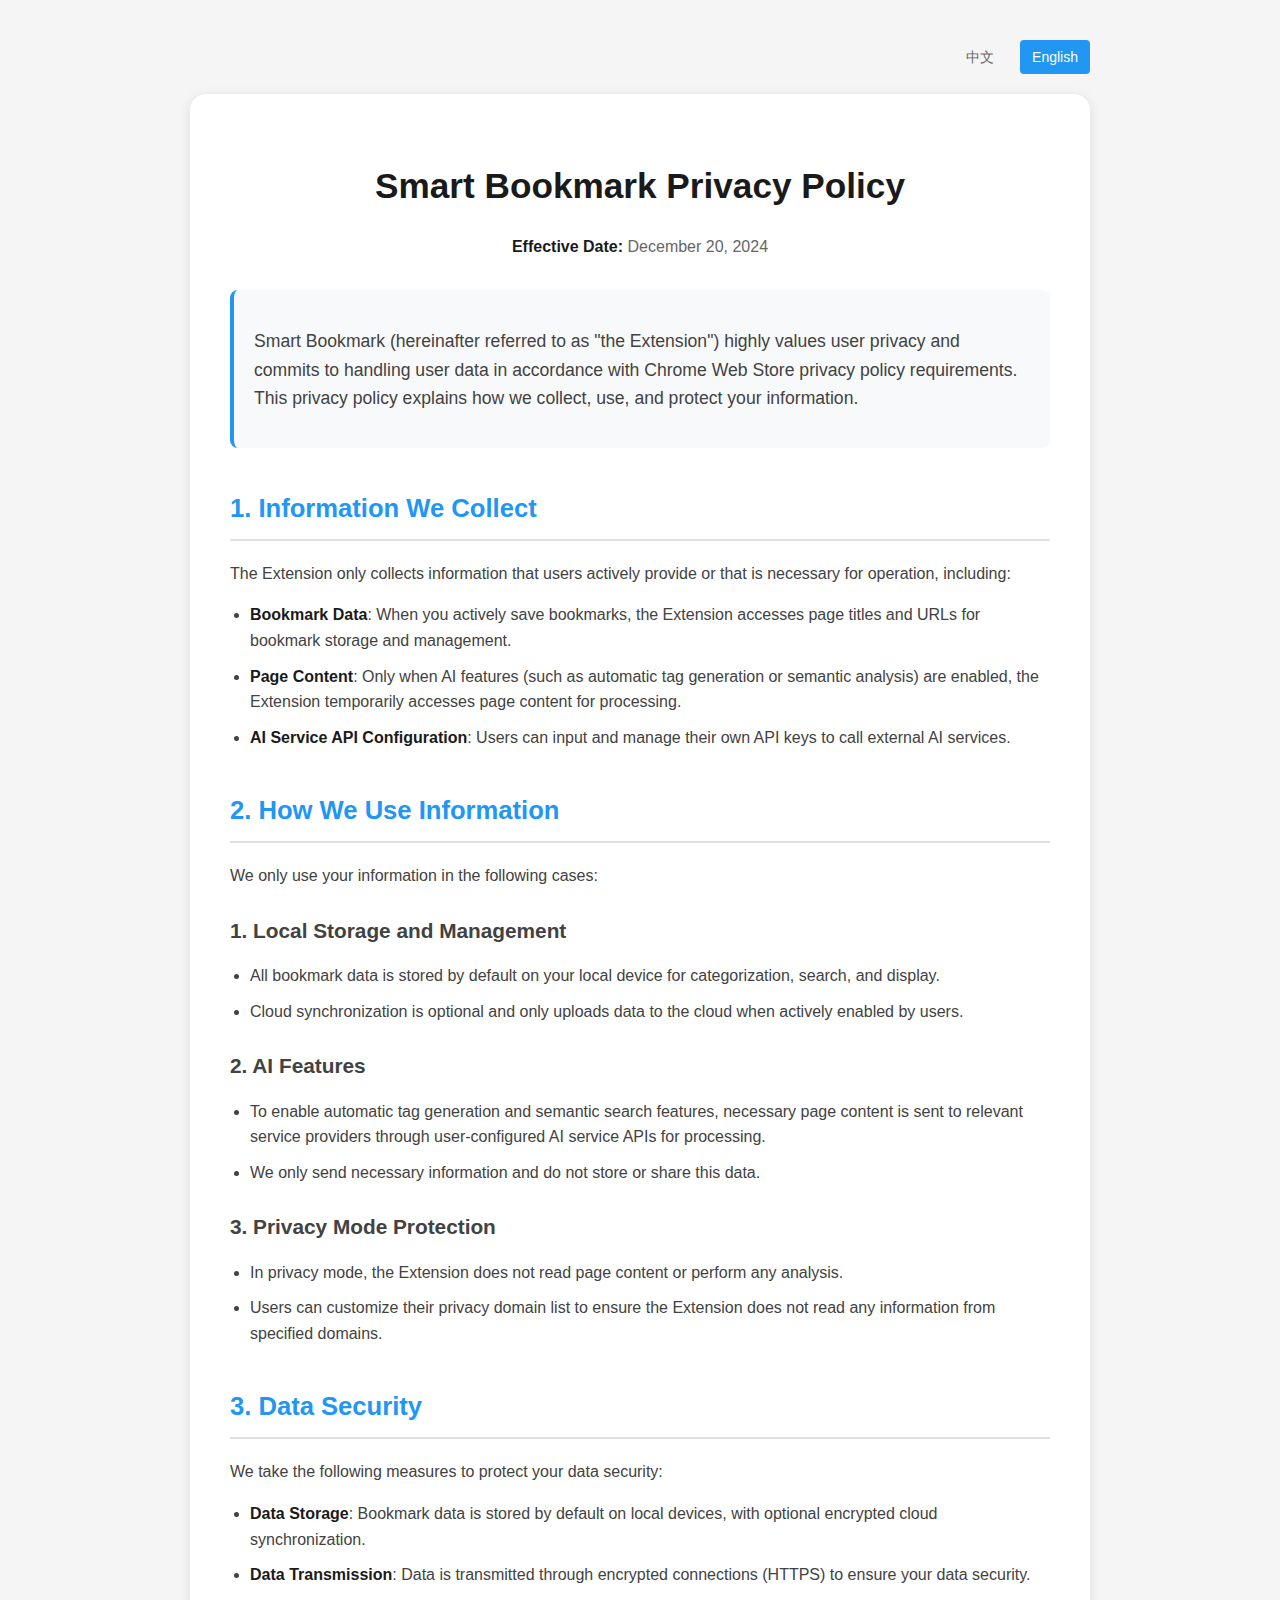
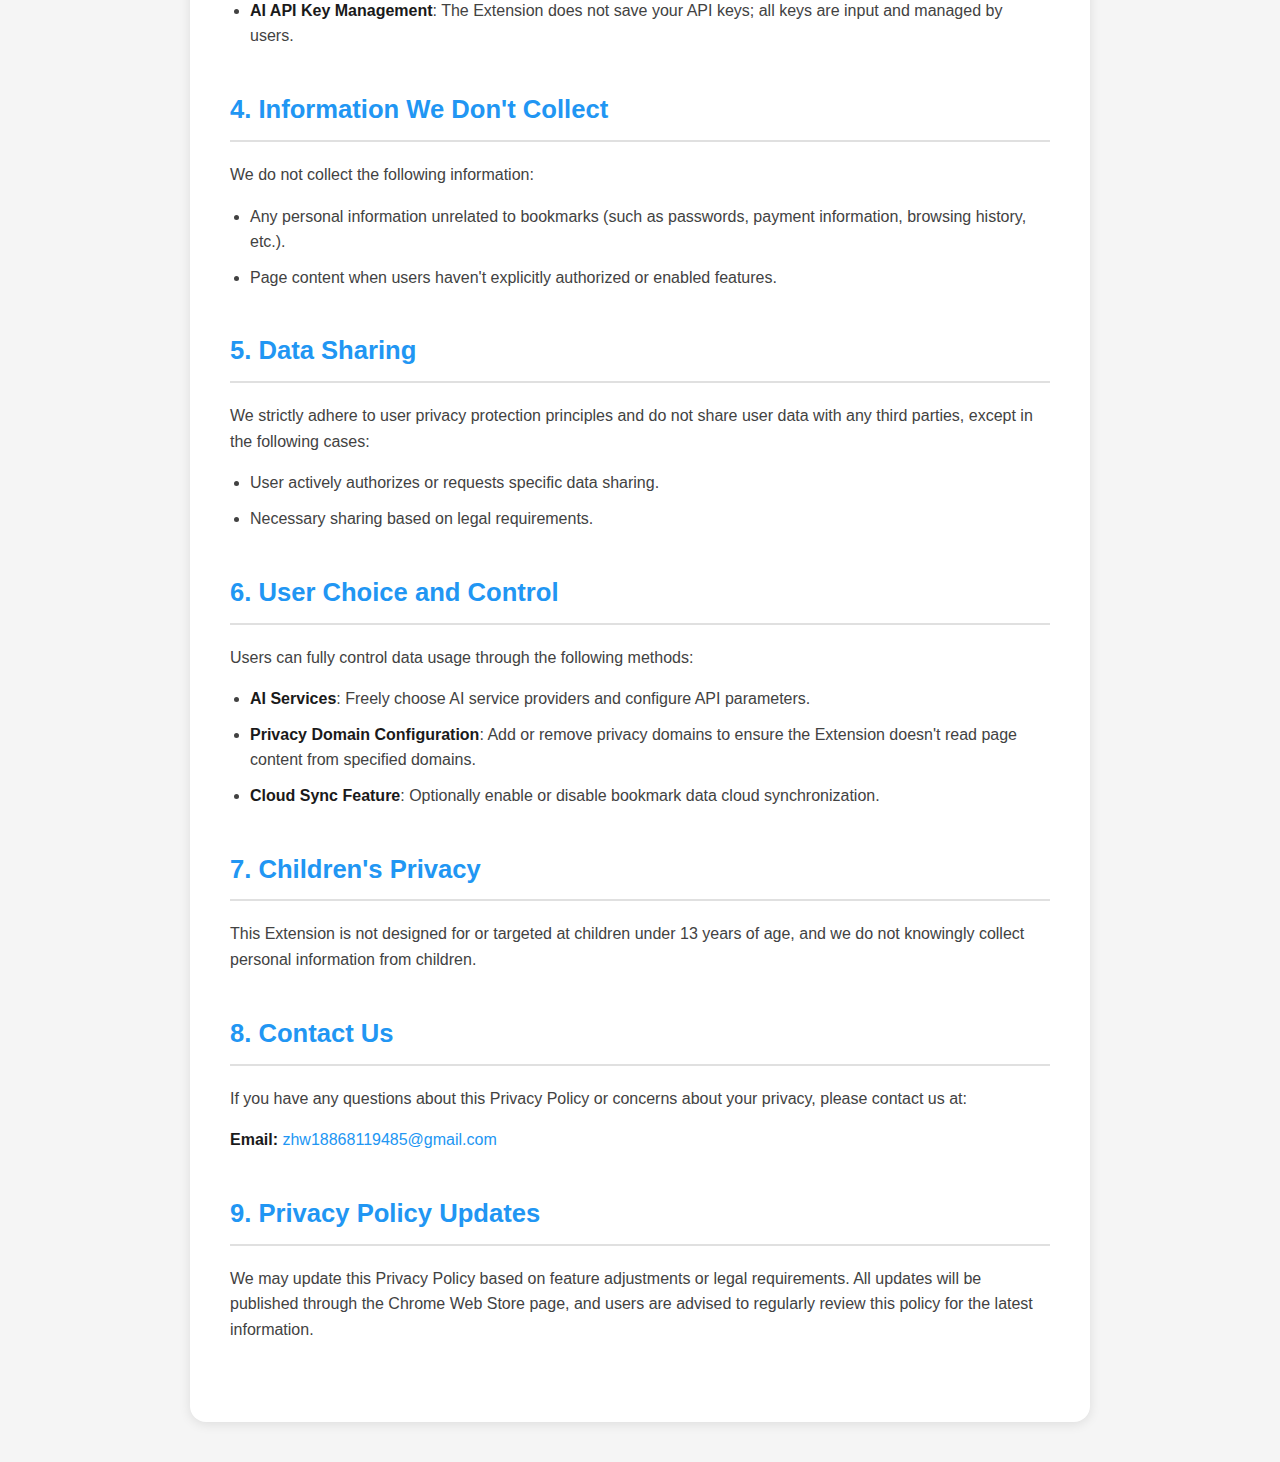
<file: index.html>
<!DOCTYPE html>
<html lang="en">
<head>
    <meta charset="UTF-8">
    <meta name="viewport" content="width=device-width, initial-scale=1.0">
    <title>Privacy Policy - Smart Bookmark</title>
    <link rel="icon" href="favicon.ico" type="image/x-icon">
    <link rel="stylesheet" href="privacy.css">
</head>
<body>
    <div class="container">
        <div class="language-switcher">
            <a href="privacy-zh.html" class="lang-btn">中文</a>
            <a href="index.html" class="lang-btn active">English</a>
        </div>
        <div class="privacy-content">
            <h1>Smart Bookmark Privacy Policy</h1>
            <p class="effective-date"><strong>Effective Date:</strong> December 20, 2024</p>

            <div class="intro">
                <p>Smart Bookmark (hereinafter referred to as "the Extension") highly values user privacy and commits to handling user data in accordance with Chrome Web Store privacy policy requirements. This privacy policy explains how we collect, use, and protect your information.</p>
            </div>

            <section>
                <h2>1. Information We Collect</h2>
                <p>The Extension only collects information that users actively provide or that is necessary for operation, including:</p>
                <ul>
                    <li><strong>Bookmark Data</strong>: When you actively save bookmarks, the Extension accesses page titles and URLs for bookmark storage and management.</li>
                    <li><strong>Page Content</strong>: Only when AI features (such as automatic tag generation or semantic analysis) are enabled, the Extension temporarily accesses page content for processing.</li>
                    <li><strong>AI Service API Configuration</strong>: Users can input and manage their own API keys to call external AI services.</li>
                </ul>
            </section>

            <section>
                <h2>2. How We Use Information</h2>
                <p>We only use your information in the following cases:</p>

                <h3>1. Local Storage and Management</h3>
                <ul>
                    <li>All bookmark data is stored by default on your local device for categorization, search, and display.</li>
                    <li>Cloud synchronization is optional and only uploads data to the cloud when actively enabled by users.</li>
                </ul>

                <h3>2. AI Features</h3>
                <ul>
                    <li>To enable automatic tag generation and semantic search features, necessary page content is sent to relevant service providers through user-configured AI service APIs for processing.</li>
                    <li>We only send necessary information and do not store or share this data.</li>
                </ul>

                <h3>3. Privacy Mode Protection</h3>
                <ul>
                    <li>In privacy mode, the Extension does not read page content or perform any analysis.</li>
                    <li>Users can customize their privacy domain list to ensure the Extension does not read any information from specified domains.</li>
                </ul>
            </section>

            <section>
                <h2>3. Data Security</h2>
                <p>We take the following measures to protect your data security:</p>
                <ul>
                    <li><strong>Data Storage</strong>: Bookmark data is stored by default on local devices, with optional encrypted cloud synchronization.</li>
                    <li><strong>Data Transmission</strong>: Data is transmitted through encrypted connections (HTTPS) to ensure your data security.</li>
                    <li><strong>AI API Key Management</strong>: The Extension does not save your API keys; all keys are input and managed by users.</li>
                </ul>
            </section>

            <section>
                <h2>4. Information We Don't Collect</h2>
                <p>We do not collect the following information:</p>
                <ul>
                    <li>Any personal information unrelated to bookmarks (such as passwords, payment information, browsing history, etc.).</li>
                    <li>Page content when users haven't explicitly authorized or enabled features.</li>
                </ul>
            </section>

            <section>
                <h2>5. Data Sharing</h2>
                <p>We strictly adhere to user privacy protection principles and do not share user data with any third parties, except in the following cases:</p>
                <ul>
                    <li>User actively authorizes or requests specific data sharing.</li>
                    <li>Necessary sharing based on legal requirements.</li>
                </ul>
            </section>

            <section>
                <h2>6. User Choice and Control</h2>
                <p>Users can fully control data usage through the following methods:</p>
                <ul>
                    <li><strong>AI Services</strong>: Freely choose AI service providers and configure API parameters.</li>
                    <li><strong>Privacy Domain Configuration</strong>: Add or remove privacy domains to ensure the Extension doesn't read page content from specified domains.</li>
                    <li><strong>Cloud Sync Feature</strong>: Optionally enable or disable bookmark data cloud synchronization.</li>
                </ul>
            </section>

            <section>
                <h2>7. Children's Privacy</h2>
                <p>This Extension is not designed for or targeted at children under 13 years of age, and we do not knowingly collect personal information from children.</p>
            </section>

            <section>
                <h2>8. Contact Us</h2>
                <p>If you have any questions about this Privacy Policy or concerns about your privacy, please contact us at:</p>
                <p><strong>Email:</strong> <a href="mailto:zhw18868119485@gmail.com">zhw18868119485@gmail.com</a></p>
            </section>

            <section>
                <h2>9. Privacy Policy Updates</h2>
                <p>We may update this Privacy Policy based on feature adjustments or legal requirements. All updates will be published through the Chrome Web Store page, and users are advised to regularly review this policy for the latest information.</p>
            </section>
        </div>
    </div>
</body>
</html>
</file>
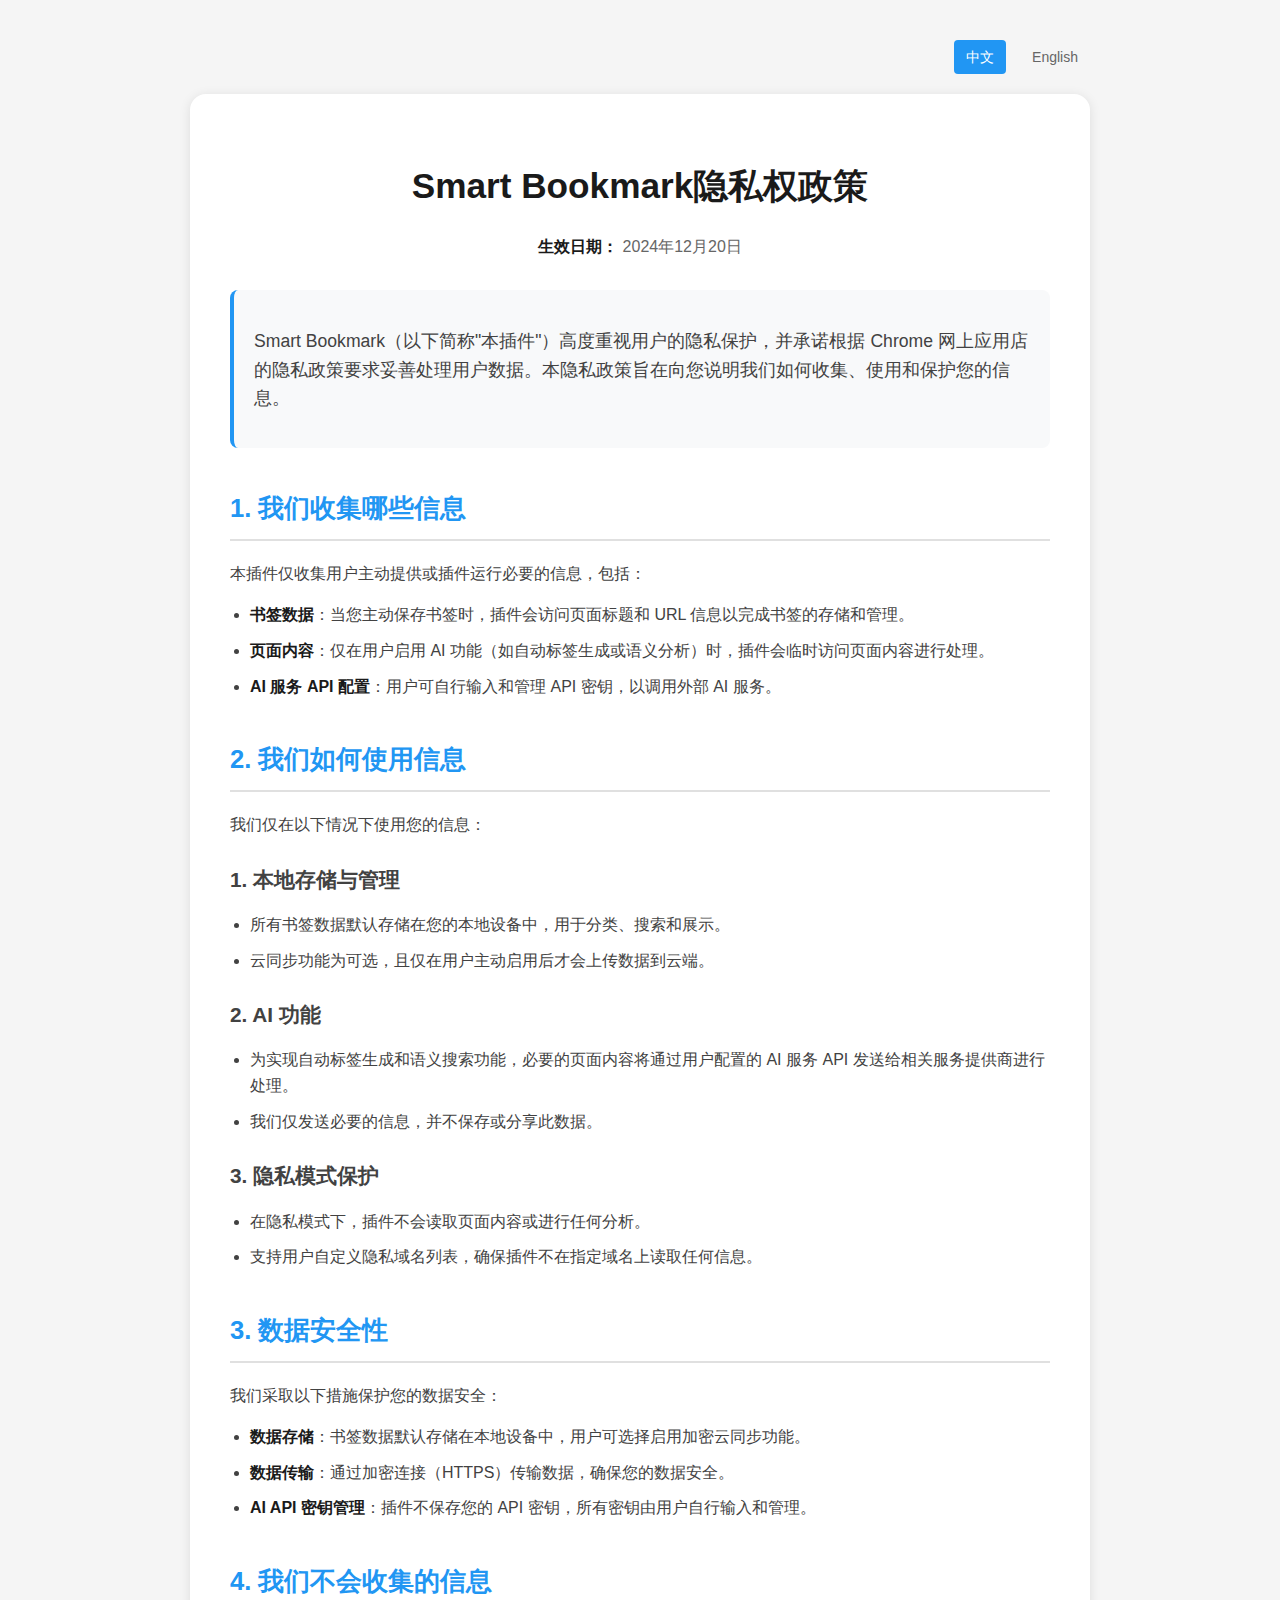
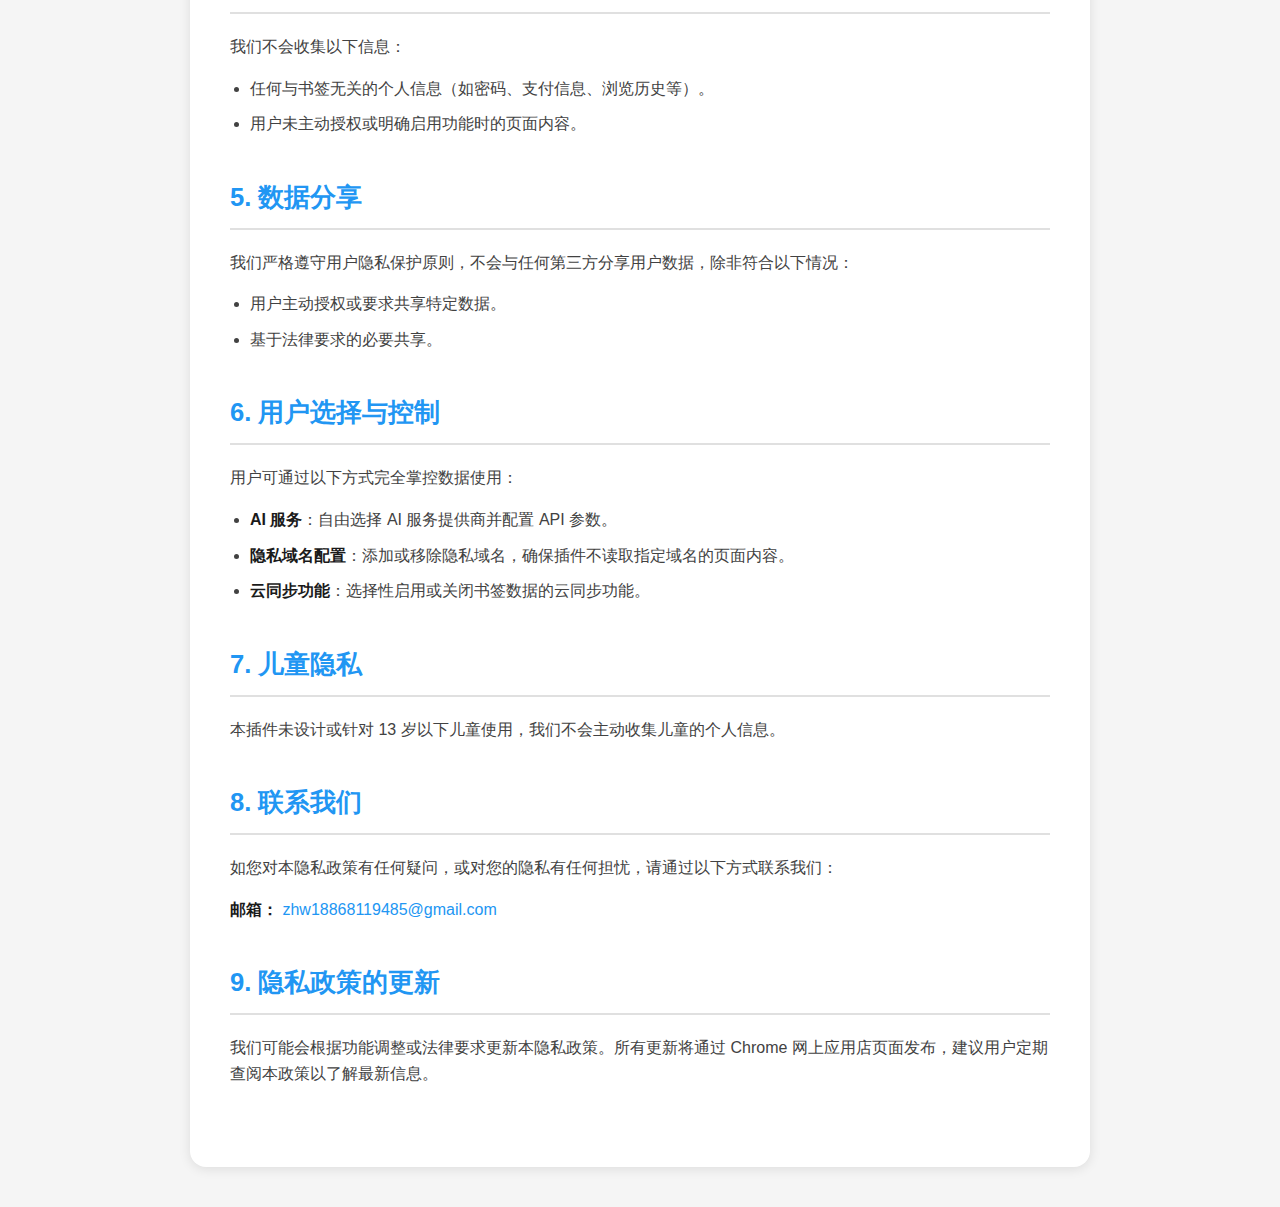
<file: privacy-zh.html>
<!DOCTYPE html>
<html lang="zh">
<head>
    <meta charset="UTF-8">
    <meta name="viewport" content="width=device-width, initial-scale=1.0">
    <title>隐私政策 - Smart Bookmark</title>
    <link rel="icon" href="favicon.ico" type="image/x-icon">
    <link rel="stylesheet" href="privacy.css">
</head>
<body>
    <div class="container">
        <div class="language-switcher">
            <a href="privacy-zh.html" class="lang-btn active">中文</a>
            <a href="index.html" class="lang-btn">English</a>
        </div>
        <div class="privacy-content">
            <h1>Smart Bookmark隐私权政策</h1>
            <p class="effective-date"><strong>生效日期：</strong> 2024年12月20日</p>

            <div class="intro">
                <p>Smart Bookmark（以下简称"本插件"）高度重视用户的隐私保护，并承诺根据 Chrome 网上应用店的隐私政策要求妥善处理用户数据。本隐私政策旨在向您说明我们如何收集、使用和保护您的信息。</p>
            </div>

            <section>
                <h2>1. 我们收集哪些信息</h2>
                <p>本插件仅收集用户主动提供或插件运行必要的信息，包括：</p>
                <ul>
                    <li><strong>书签数据</strong>：当您主动保存书签时，插件会访问页面标题和 URL 信息以完成书签的存储和管理。</li>
                    <li><strong>页面内容</strong>：仅在用户启用 AI 功能（如自动标签生成或语义分析）时，插件会临时访问页面内容进行处理。</li>
                    <li><strong>AI 服务 API 配置</strong>：用户可自行输入和管理 API 密钥，以调用外部 AI 服务。</li>
                </ul>
            </section>

            <section>
                <h2>2. 我们如何使用信息</h2>
                <p>我们仅在以下情况下使用您的信息：</p>

                <h3>1. 本地存储与管理</h3>
                <ul>
                    <li>所有书签数据默认存储在您的本地设备中，用于分类、搜索和展示。</li>
                    <li>云同步功能为可选，且仅在用户主动启用后才会上传数据到云端。</li>
                </ul>

                <h3>2. AI 功能</h3>
                <ul>
                    <li>为实现自动标签生成和语义搜索功能，必要的页面内容将通过用户配置的 AI 服务 API 发送给相关服务提供商进行处理。</li>
                    <li>我们仅发送必要的信息，并不保存或分享此数据。</li>
                </ul>

                <h3>3. 隐私模式保护</h3>
                <ul>
                    <li>在隐私模式下，插件不会读取页面内容或进行任何分析。</li>
                    <li>支持用户自定义隐私域名列表，确保插件不在指定域名上读取任何信息。</li>
                </ul>
            </section>

            <section>
                <h2>3. 数据安全性</h2>
                <p>我们采取以下措施保护您的数据安全：</p>
                <ul>
                    <li><strong>数据存储</strong>：书签数据默认存储在本地设备中，用户可选择启用加密云同步功能。</li>
                    <li><strong>数据传输</strong>：通过加密连接（HTTPS）传输数据，确保您的数据安全。</li>
                    <li><strong>AI API 密钥管理</strong>：插件不保存您的 API 密钥，所有密钥由用户自行输入和管理。</li>
                </ul>
            </section>

            <section>
                <h2>4. 我们不会收集的信息</h2>
                <p>我们不会收集以下信息：</p>
                <ul>
                    <li>任何与书签无关的个人信息（如密码、支付信息、浏览历史等）。</li>
                    <li>用户未主动授权或明确启用功能时的页面内容。</li>
                </ul>
            </section>

            <section>
                <h2>5. 数据分享</h2>
                <p>我们严格遵守用户隐私保护原则，不会与任何第三方分享用户数据，除非符合以下情况：</p>
                <ul>
                    <li>用户主动授权或要求共享特定数据。</li>
                    <li>基于法律要求的必要共享。</li>
                </ul>
            </section>

            <section>
                <h2>6. 用户选择与控制</h2>
                <p>用户可通过以下方式完全掌控数据使用：</p>
                <ul>
                    <li><strong>AI 服务</strong>：自由选择 AI 服务提供商并配置 API 参数。</li>
                    <li><strong>隐私域名配置</strong>：添加或移除隐私域名，确保插件不读取指定域名的页面内容。</li>
                    <li><strong>云同步功能</strong>：选择性启用或关闭书签数据的云同步功能。</li>
                </ul>
            </section>

            <section>
                <h2>7. 儿童隐私</h2>
                <p>本插件未设计或针对 13 岁以下儿童使用，我们不会主动收集儿童的个人信息。</p>
            </section>

            <section>
                <h2>8. 联系我们</h2>
                <p>如您对本隐私政策有任何疑问，或对您的隐私有任何担忧，请通过以下方式联系我们：</p>
                <p><strong>邮箱：</strong> <a href="mailto:zhw18868119485@gmail.com">zhw18868119485@gmail.com</a></p>
            </section>

            <section>
                <h2>9. 隐私政策的更新</h2>
                <p>我们可能会根据功能调整或法律要求更新本隐私政策。所有更新将通过 Chrome 网上应用店页面发布，建议用户定期查阅本政策以了解最新信息。</p>
            </section>
        </div>
    </div>
</body>
</html>
</file>
<file: privacy.css>
/* 基础样式 */
body {
    font-family: -apple-system, BlinkMacSystemFont, "Segoe UI", Roboto, "Helvetica Neue", Arial, sans-serif;
    line-height: 1.6;
    color: #333;
    margin: 0;
    padding: 0;
    background-color: #f5f5f5;
}

.container {
    max-width: 900px;
    margin: 0 auto;
    padding: 40px 20px;
}

.privacy-content {
    background: #fff;
    padding: 40px;
    border-radius: 16px;
    box-shadow: 0 2px 12px rgba(0, 0, 0, 0.1);
}

/* 标题样式 */
h1 {
    font-size: 2.2em;
    color: #1a1a1a;
    margin-bottom: 20px;
    text-align: center;
}

h2 {
    font-size: 1.6em;
    color: #2196f3;
    margin-top: 40px;
    margin-bottom: 20px;
    padding-bottom: 10px;
    border-bottom: 2px solid #e0e0e0;
}

h3 {
    font-size: 1.3em;
    color: #424242;
    margin-top: 25px;
    margin-bottom: 15px;
}

/* 段落和列表样式 */
p {
    margin-bottom: 16px;
    color: #424242;
}

ul {
    padding-left: 20px;
    margin-bottom: 20px;
}

li {
    margin-bottom: 10px;
    color: #424242;
}

/* 强调文本 */
strong {
    color: #1a1a1a;
}

/* 链接样式 */
a {
    color: #2196f3;
    text-decoration: none;
    transition: color 0.3s;
}

a:hover {
    color: #1976d2;
    text-decoration: underline;
}

/* 生效日期样式 */
.effective-date {
    text-align: center;
    color: #666;
    margin-bottom: 30px;
}

/* 介绍段落样式 */
.intro {
    font-size: 1.1em;
    color: #424242;
    margin: 30px 0;
    padding: 20px;
    background: #f8f9fa;
    border-radius: 8px;
    border-left: 4px solid #2196f3;
}

/* 分节样式 */
section {
    margin: 40px 0;
}

/* 响应式设计 */
@media (max-width: 768px) {
    .container {
        padding: 20px 15px;
    }

    .privacy-content {
        padding: 25px;
    }

    h1 {
        font-size: 1.8em;
    }

    h2 {
        font-size: 1.4em;
    }

    h3 {
        font-size: 1.2em;
    }
} 

/* 语言切换器样式 */
.language-switcher {
    text-align: right;
    margin-bottom: 20px;
}

.lang-btn {
    display: inline-block;
    padding: 6px 12px;
    margin-left: 10px;
    border-radius: 4px;
    background-color: #f5f5f5;
    color: #666;
    text-decoration: none;
    font-size: 14px;
    transition: all 0.3s ease;
}

.lang-btn:hover {
    background-color: #e0e0e0;
    text-decoration: none;
}

.lang-btn.active {
    background-color: #2196f3;
    color: white;
}

/* 响应式设计中添加 */
@media (max-width: 768px) {
    .language-switcher {
        text-align: center;
        margin-bottom: 15px;
    }
}
</file>
